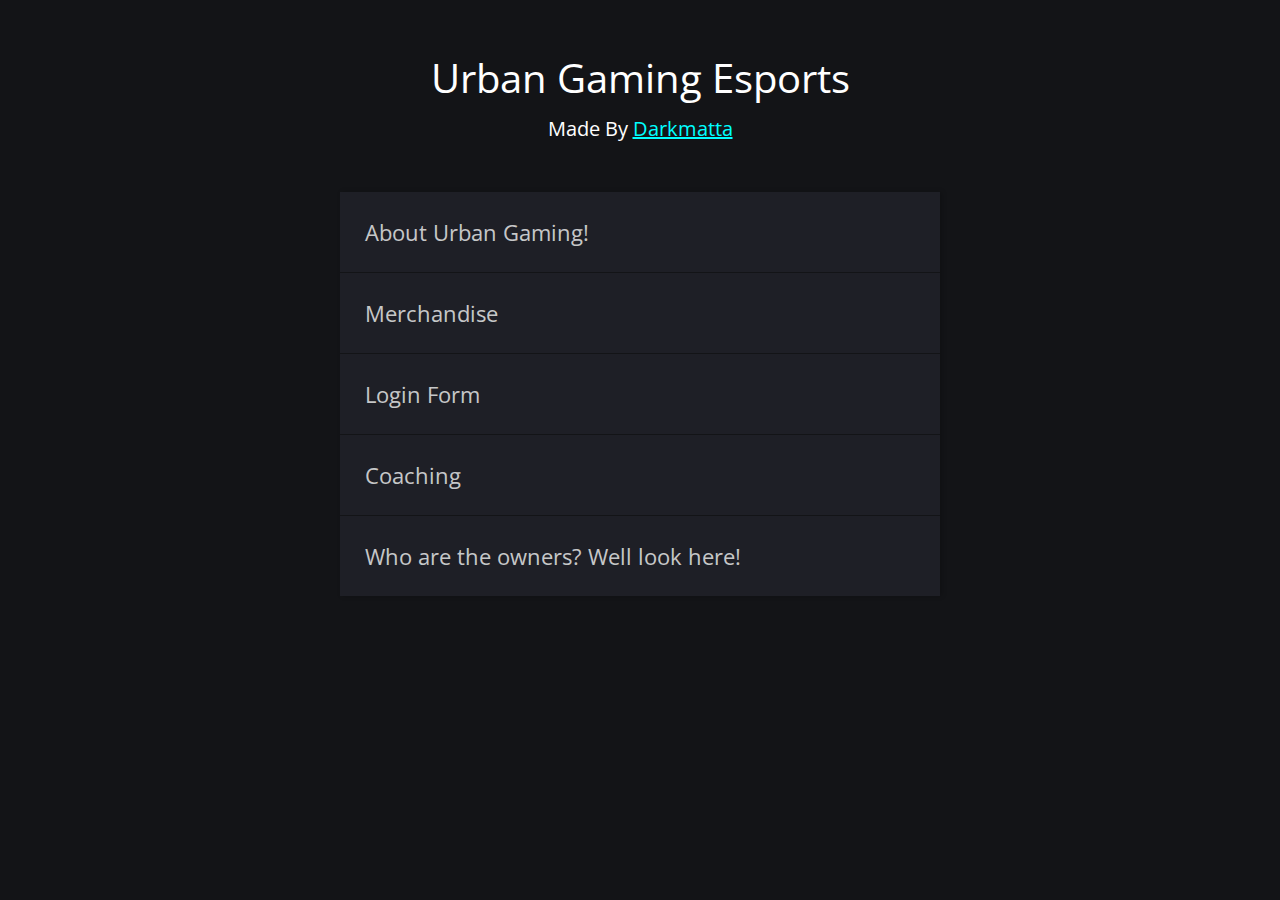
<file: index.html>
<!DOCTYPE html>
<html lang="en">
<head>
  <meta charset="UTF-8">
  <meta name="viewport" content="width=device-width, initial-scale=1.0">
  <link rel="stylesheet" href="./style.css">
  <title>Urban Gaming Esports | webcifar</title>
</head>
<body>
  <header>
    <h1>Urban Gaming Esports</h1>
    <h2>Made By <a href target="_blank"> Darkmatta</a></h2>
  </header>
  <div class="list">
    <ul>
      <li>
        <h1>About Urban Gaming!</h1>
        <img class="close" src="./img/close.svg"/> 
        <div class="buttons">
          <a href="./four-card-feature-section-master/index.html" target="_blank"><img src="./img/eye.svg" alt=""><p>preview</p></a>
          <a href="https://www.youtube.com/channel/UC5XntdiA-PrFUOo5t-x3bKg" target="_blank"><img src="./img/youtube.svg" alt=""> <p>watch on YouTube</p></a>        
        </div>
      </li>
      <li>
        <h1>Merchandise</h1>
        <img class="close" src="./img/close.svg"/> 
        <div class="buttons">
          <a href="./base-apparel-coming-soon-master/index.html" target="_blank"><img src="./img/eye.svg" alt=""><p>preview</p></a>
          <a href="https://www.youtube.com/channel/UC5XntdiA-PrFUOo5t-x3bKg" target="_blank"><img src="./img/youtube.svg" alt=""> <p>watch on YouTube</p></a>        
        </div>
      </li>
      <li>
        <h1>Login Form</h1>
        <img class="close" src="./img/close.svg"/> 
        <div class="buttons">
          <a href="./intro-component-with-signup-form-master/index.html" target="_blank"><img src="./img/eye.svg" alt=""><p>preview</p></a>
          <a href="https://www.youtube.com/channel/UC5XntdiA-PrFUOo5t-x3bKg" target="_blank"><img src="./img/youtube.svg" alt=""> <p>watch on YouTube</p></a>        
        </div>
      </li>
      <li>
        <h1>Coaching</h1>
        <img class="close" src="./img/close.svg"/> 
        <div class="buttons">
          <a href="./single-price-grid-component-master/index.html" target="_blank"><img src="./img/eye.svg" alt=""><p>preview</p></a>
          <a href="https://www.youtube.com/channel/UC5XntdiA-PrFUOo5t-x3bKg" target="_blank"><img src="./img/youtube.svg" alt=""> <p>watch on YouTube</p></a>        
        </div>
      </li>
      <li>
        <h1>Who are the owners? Well look here!</h1>
        <img class="close" src="./img/close.svg"/> 
        <div class="buttons">
          <a href="./coding-bootcamp-testimonials-slider-master/index.html" target="_blank"><img src="./img/eye.svg" alt=""><p>preview</p></a>
          <a href="https://www.youtube.com/channel/UC5XntdiA-PrFUOo5t-x3bKg" target="_blank"><img src="./img/youtube.svg" alt=""> <p>watch on YouTube</p></a>        
        </div>
      </li>
    </ul>
  </div>
  <script src="./main.js"></script>
</body>
</html>
</file>
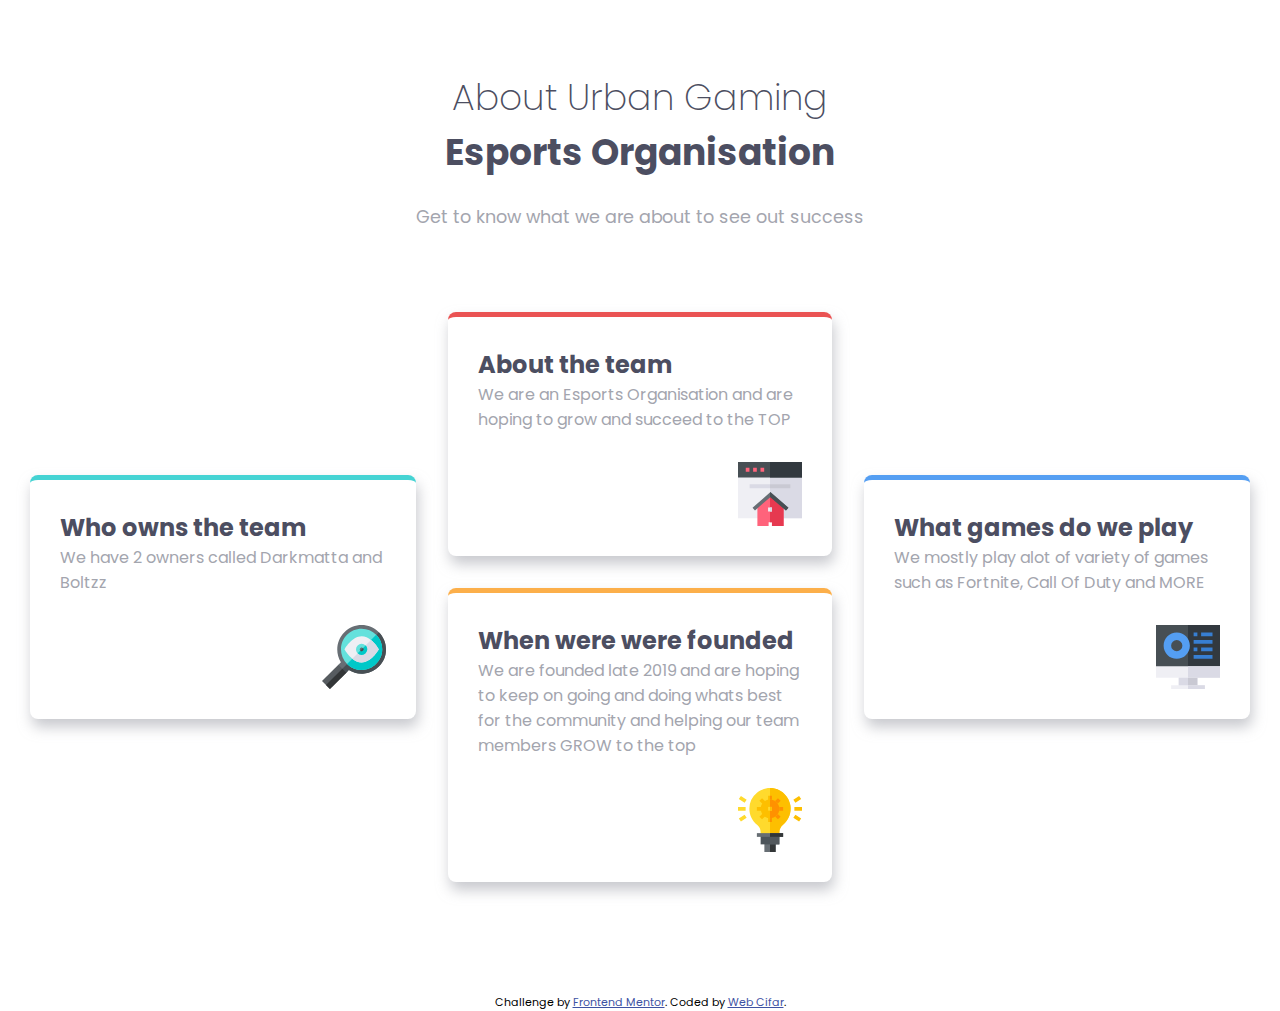
<file: four-card-feature-section-master/index.html>
<!DOCTYPE html>
<html lang="en">
<head>
  <meta charset="UTF-8">
  <meta name="viewport" content="width=device-width, initial-scale=1.0"> <!-- displays site properly based on user's device -->

  <link rel="icon" type="image/png" sizes="32x32" href="C:\Users\samch\OneDrive\Desktop\urbangaming.jpg">
  <link rel="stylesheet" href="style.css">
  <title>Frontend Mentor | Four card feature section</title>

  <!-- Feel free to remove these styles or customise in your own stylesheet 👍 -->
  <style>
    .attribution { font-size: 11px; text-align: center; }
    .attribution a { color: hsl(228, 45%, 44%); }
  </style>
</head>
<body>
  <header>
    <h1>About Urban Gaming</h1>
    <h2>Esports Organisation</h2>
  
    <p>Get to know what we are about to see out success</p>
  </header>
  <div class="cards">
    <div class="col">
      <div class="card aqua">
        <h2>Who owns the team</h2>
        <p>We have 2 owners called Darkmatta and Boltzz</p>
        <img src="./images/icon-supervisor.svg" alt="">
      </div>
    </div>
    <div class="col">
      <div class="card red">
        <h2>About the team</h2>
        <p>We are an Esports Organisation and are hoping to grow and succeed to the TOP</p>
        <img src="./images/icon-team-builder.svg" alt="">
      </div>
    
      <div class="card orange">
        <h2>When were were founded</h2>
        <p>We are founded late 2019 and are hoping to keep on going and doing whats best for the community and helping our team members GROW to the top</p>
        <img src="./images/icon-karma.svg" alt="">
      </div>
    </div>
    <div class="col">
      <div class="card blue">
        <h2>What games do we play</h2>
        <p>We mostly play alot of variety of games such as Fortnite, Call Of Duty and MORE</p>
        <img src="./images/icon-calculator.svg" alt="">
      </div>
    </div>
  </div>
  <footer>
    <p class="attribution">
      Challenge by <a href="https://www.frontendmentor.io?ref=challenge" target="_blank">Frontend Mentor</a>. 
      Coded by <a href="http://webcifar.com" target="_blank">Web Cifar</a>.
    </p>
  </footer>
</body>
</html>
</file>
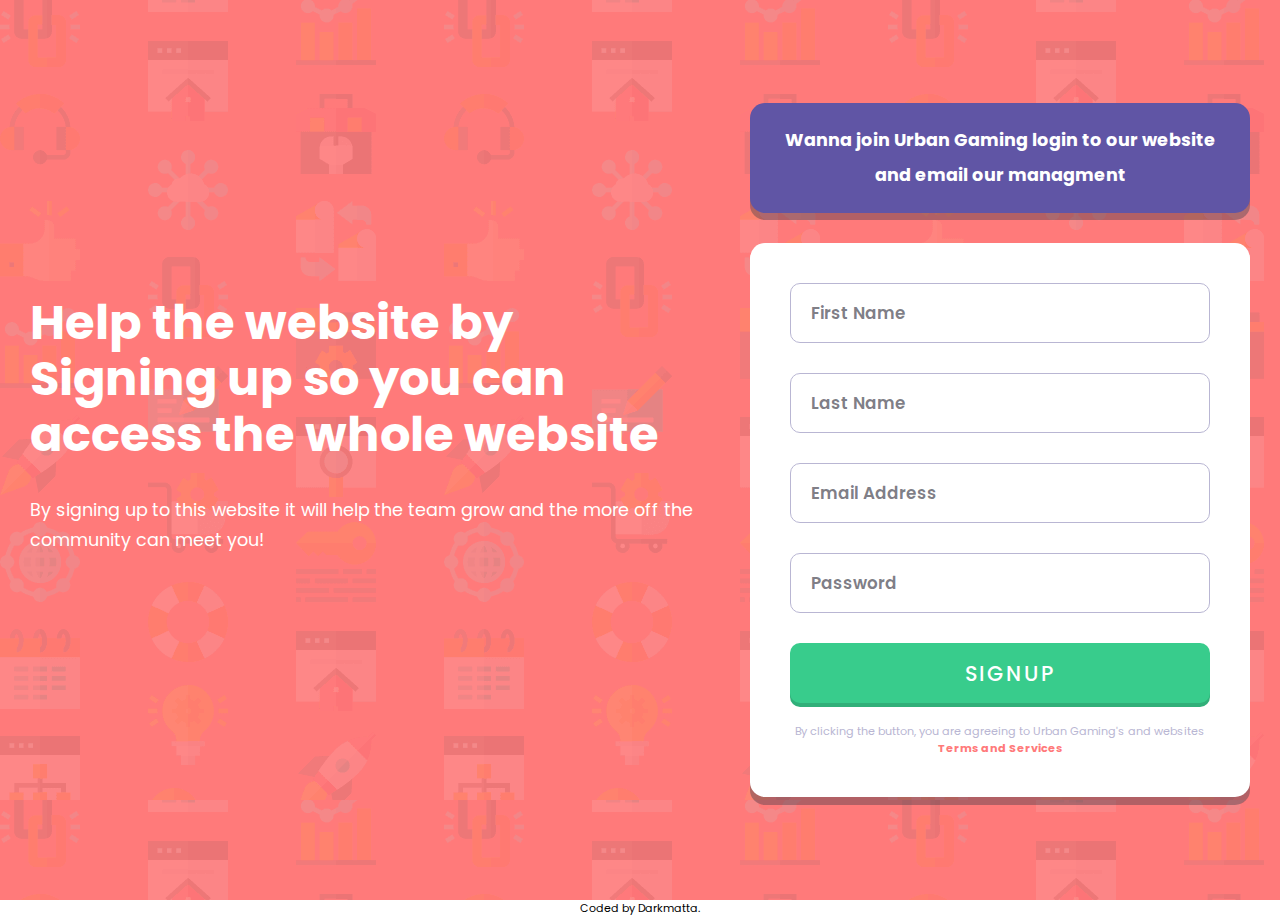
<file: intro-component-with-signup-form-master/index.html>
<!DOCTYPE html>
<html lang="en">
<head>
  <meta charset="UTF-8">
  <meta name="viewport" content="width=device-width, initial-scale=1.0"> <!-- displays site properly based on user's device -->
  <link rel="stylesheet" href="style.css">
  <link rel="icon" type="image/png" sizes="32x32" href="C:\Users\samch\OneDrive\Desktop\urbangaming.jpg">
  
  <title>Frontend Mentor | Intro component with sign up form</title>

  <!-- Feel free to remove these styles or customise in your own stylesheet 👍 -->
  <style>
    .attribution { font-size: 11px; text-align: center; }
    .attribution a { color: hsl(228, 45%, 44%); }
  </style>
</head>
<body>
  <section id="intro">
    <div class="container">
      <div class="left-col">
        <h1>Help the website by <br> Signing up so you can access the whole website</h1>
        <p>By signing up to this website it will help the team grow and the more off the community can meet you!</p>
      </div>
      <div class="right-col">
        <div class="top-card">
          <p><span>Wanna join Urban Gaming login to our website and email our managment</span> </p>
        </div>
        <div class="form-container">
          <form action="#">
            <div class="field-group">
              <label for="first-name">First Name</label>
              <input name='first-name' id="first-name" type="text" placeholder="First Name">
              <img src="./images/icon-error.svg" class="error-icon" alt="">
              <p class="error-text">First Name cannot be empty</p>              
            </div>
            <div class="field-group">
              <label for="last-name">last Name</label>
              <input name='last-name' id="last-name" type="text" placeholder="Last Name">
              <img src="./images/icon-error.svg" class="error-icon" alt="">
              <p class="error-text">Last Name cannot be empty</p>              
            </div>
            <div class="field-group">
              <label for="Email">Email Address</label>
              <input name='Email' id="Email" value="" type="email" placeholder="Email Address">
              <img src="./images/icon-error.svg" class="error-icon" alt="">
              <p class="error-text">Looks like this is not email</p>              
            </div>
            <div class="field-group">
              <label for="password">Password Address</label>
              <input name='password' id="password" value="" type="password" placeholder="Password">
              <img src="./images/icon-error.svg" class="error-icon" alt="">
              <p class="error-text">Password cannot be empty</p>              
            </div>
            <button type="submit">SignUp </button>
            <p class="form-footer">By clicking the button, you are agreeing to Urban Gaming's and websites <span>Terms and Services</span></p>
          </form>
        </div>
        
      </div>
    </div>
  </section>

  

  
  
  <footer>
    <p class="attribution">
      Coded by Darkmatta</a>.
    </p>
  </footer>
  <script src="./main.js"></script>
</body>
</html>
</file>
<file: style.css>
@import url('https://fonts.googleapis.com/css2?family=Open+Sans:wght@300;400;700&display=swap');
* {
	padding: 0;
	margin: 0;
	box-sizing: border-box;
}
::selection {
	background-color: black;
	color: white;
}
body {
	font-family: 'Open Sans', sans-serif;
	min-height: 100vh;
	background-color: #131417;
	color: #ffffff;
	outline: none;
}
header {
	padding: 50px 30px 50px 30px;
	text-align: center;
}
header h1 {
	font-family: 'Open Sans', sans-serif;
	font-weight: 400;
	font-size: 30px;
}
header h2 {
	margin-top: 10px;
	font-weight: 400;
	font-size: 20px;
}
header a {
	color: aqua;
	text-decoration: underline;
}
.list {
	max-width: 600px;
	margin: 0 auto;
	text-align: left;
	box-shadow: 2px 0 5px rgba(0, 0, 0, 0.2);
}
.list ul {
	list-style: none;
	width: 100%;
}
.list ul li {
	position: relative;
	cursor: pointer;
	width: 100%;
	height: auto;
	padding: 20px 25px;
	background-color: #1e1f26;
	transition: .3s ease background-color;
	margin-bottom: 1px;
	overflow: hidden;
}
.list ul li:hover {
	background-color: #22232b;
}
.list ul li h1 {
	line-height: 40px;
	color: rgba(255, 255, 255, 0.76);
	text-decoration: none;
	font-weight: 400;
	font-size: 22px;
}
.list .buttons {
	display: flex;
	align-items: center;
	justify-content: center;
	flex-direction: row;
	flex-wrap: wrap;
	height: 0;
	transition: .3s ease height;
	visibility: hidden;
}
.list ul li .buttons a {
	display: flex;
	align-items: center;
	justify-content: center;
	flex-direction: row;
	flex-wrap: no-wrap;
	padding: 5px 10px;
	margin: 5px 3px;
	background-color: #2d2f35;
	border-radius: 8px;
	font-size: 18px;
	color: rgba(255, 255, 255, 0.712);
	text-decoration: none;
	transition-delay: .1s;
	transition: .5s ease;
	transition-property: opacity, margin-top, background-color;
	opacity: 0;
}
.list ul li .buttons a img {
	display: inline-block;
	height: 25px;
	width: 25px;
	padding-right: 5px;
}
.list ul li .buttons a p {
	display: inline-block;
}
.list ul li a:hover {
	background-color: black;
}
.list li .close {
	visibility: hidden;
	position: absolute;
	top: 10px;
	right: 10px;
	height: 25px;
	width: 25px;
	cursor: pointer;
}
.list li.active {
	cursor: auto;
}
.list li.active img {
	visibility: visible;
}
.list li.active .buttons {
	visibility: visible;
	height: 60px;
}
.list li.active .buttons a {
	animation: button-animation .5s ease forwards;
}
.list li.active .buttons a:nth-child(1) {
	animation-delay: .1s;
}
.list li.active .buttons a:nth-child(2) {
	animation-delay: .15s;
}
.list li.active .buttons a:nth-child(3) {
	animation-delay: .2s;
}
@keyframes button-animation {
	0% {
		opacity: 0;
		transform: translateY(40px);
	}
	100% {
		opacity: 1;
		transform: translateY(0px);
	}
}
@media only screen and (max-width: 550px) {
	.list li.active .buttons {
		height: 80px;
		justify-content: flex-start;
	}
}
@media only screen and (min-width: 768px) {
	header h1 {
		font-size: 40px;
	}
}
</file>
<file: four-card-feature-section-master/style.css>
@import url('https://fonts.googleapis.com/css2?family=Poppins:wght@200;400;600&display=swap');
* {
	margin: 0;
	padding: 0;
	box-sizing: border-box;
}
body {
	font-family: 'Poppins', sans-serif;
	font-size: 15px;
	padding: 0 30px;
}
header {
	text-align: center;
	padding: 70px 0px 50px 0;
}
header h1 {
	font-size: 1.5rem;
	font-weight: 200;
	color: hsl(234, 12%, 34%);
}
header h2 {
	font-weight: 700;
	font-size: 1.5rem;
	color: hsl(234, 12%, 34%);
	margin-bottom: 1.5rem;
}
header p {
	font-weight: 400;
	font-size: 1rem;
	color: hsl(229, 6%, 66%);
	max-width: 500px;
	margin: 0 auto;
}
.cards {
	display: flex;
	flex-direction: column;
	align-items: center;
	justify-content: center;
	margin-bottom: 80px;
}
.card {
	box-shadow: 2px 8px 14px 0px hsla(229, 6%, 66%, 0.6);
	border-radius: 8px;
	padding: 30px;
	margin: 2rem 0;
	max-width: 400px;
}
.card.aqua {
	border-top: 5px solid hsl(180, 62%, 55%);
	margin: 0;
}
.card.red {
	border-top: 5px solid hsl(0, 78%, 62%);
}
.card.orange {
	border-top: 5px solid hsl(34, 97%, 64%);
}
.card.blue {
	border-top: 5px solid hsl(212, 86%, 64%);
	margin: 0;
}

.card img {
	display: block;
	margin-left: auto;
	margin-top: 30px;
}
.card h2 {
	color: hsl(234, 12%, 34%);
	font-size: 1.5rem;
}
.card p {
	font-size: 1rem;
	color: hsl(229, 6%, 66%);
}

@media only screen and (min-width: 1200px) {
	body {
		font-size: 18px;
	}
	header h1,
	header h2 {
		font-size: 2em;
	}
	header p {
		font-size: 1.1rem;
	}
	.cards {
		flex-direction: row;
	}
	.card {
		margin: 2rem;
	}
}
</file>
<file: intro-component-with-signup-form-master/style.css>
@import url('https://fonts.googleapis.com/css2?family=Poppins:wght@400;500;600;700&display=swap');
* {
	margin: 0;
	padding: 0;
	box-sizing: border-box;
}
.error-icon,
.error-text {
	display: none;
}
html {
	font-size: 16px;
	font-family: 'Poppins', sans-serif;
}
#intro {
	min-height: 100vh;
	width: 100%;
	display: flex;
	align-items: center;
	justify-content: center;
	background-image: url(./images/bg-intro-mobile.png);
	background-color: hsl(0, 100%, 74%);
	padding: 100px 0;
}
.container {
	display: flex;
	align-items: center;
	justify-content: space-between;
	flex-direction: column;
	text-align: center;
	padding: 0 30px;
	max-width: 1300px;
	margin: 0 auto;
}
.left-col {
	flex: 1;
	margin-bottom: 50px;
}
.left-col h1 {
	color: white;
	font-size: 2.5rem;
	line-height: 3rem;
	margin-bottom: 2rem;
}
.left-col p {
	color: white;
	font-size: 1.3rem;
	line-height: 1.9rem;
	/* max-width: 500px; */
}
.right-col {
	flex: 1;
}
.right-col .top-card {
	background-color: hsl(248, 32%, 49%);
	color: white;
	padding: 15px 90px;
	/* border-bottom: 5px solid hsla(249, 10%, 26%, 0.466); */
	border-radius: 15px;
	box-shadow: 0 7px hsla(249, 10%, 26%, 0.404);
	margin-bottom: 30px;
}
.right-col .top-card p {
	font-size: 1.3rem;
	line-height: 2.2rem;
}
.right-col .top-card p span {
	font-weight: 700;
}
.right-col .form-container {
	background-color: white;
	padding: 30px;
	border-radius: 15px;
	box-shadow: 0 8px hsla(249, 10%, 26%, 0.404);
}
.field-group {
	position: relative;
	margin-bottom: 25px;
}
.right-col label {
	display: none;
}
.right-col input,
.right-col button[type = submit] {
	width: 100%;
	height: 60px;
	margin-bottom: 5px;
	border-radius: 10px;
	border: 1.3px solid hsl(246, 25%, 77%);
	padding-left: 20px;
	outline: none;
	color: hsl(249, 10%, 26%);
	font-family: 'Poppins', sans-serif;
	font-size: 1.1rem;
	font-weight: 600;
}
.right-col input:focus {
	border: 1.5px solid hsl(249, 10%, 26%);
}
.right-col input::placeholder {
	color: hsla(249, 10%, 26%, 0.678);
	font-family: 'Poppins', sans-serif;
	font-size: 1.1rem;
	font-weight: 600;
}
.right-col button[type = submit] {
	cursor: pointer;
	background-color: hsl(154, 59%, 51%);
	box-shadow: 0px 4px hsl(154, 56%, 44%);
	color: white;
	font-weight: 500;
	font-size: 1.3rem;
	text-transform: uppercase;
	letter-spacing: 2px;
	margin-bottom: 0;
	border: none;
}
.right-col button[type = submit]:hover {
	background-color: hsl(154, 73%, 65%);
}
.right-col .form-footer {
	margin-top: 10px;
	color: hsl(246, 25%, 77%);
}
.right-col .form-footer span {
	color: hsl(0, 100%, 74%);
	font-weight: 700;
}
.error-text {
	text-align: right;
	bottom: 0;
	right: 0;
	font-size: .8rem;
	font-style: italic;
	color: hsl(0, 100%, 74%);
	font-weight: 500;
}
.error-icon {
	position: absolute;
	top: 0;
	right: 20px;
	top: 28%;
}
.field-group.error .error-text,
.field-group.error .error-icon {
	display: block;
}
.field-group.error input {
	border: 2px solid hsl(0, 100%, 74%);
}
@media only screen and (min-width: 1000px) {
	#intro {
		background-image: url(./images/bg-intro-desktop.png);
	}
	.container {
		flex-direction: row;
	}
	.left-col {
		text-align: left;
		padding-right: 50px;
	}
	.left-col h1 {
		font-size: 3rem;
		line-height: 3.5rem;
	}
	.left-col p {
		font-size: 1.1rem;
	}
	.right-col {
		max-width: 500px;
	}
	.right-col .top-card p {
		font-size: 1.1rem;
	}
	.right-col .top-card {
		padding: 20px;
	}
	.right-col .form-container {
		padding: 40px;
	}
	.right-col input::placeholder,
	.right-col input {
		font-size: 1.05rem;
		height: 60px;
	}
	.right-col .form-footer {
		margin-top: 20px;
		font-size: .7rem;
	}
}
</file>
